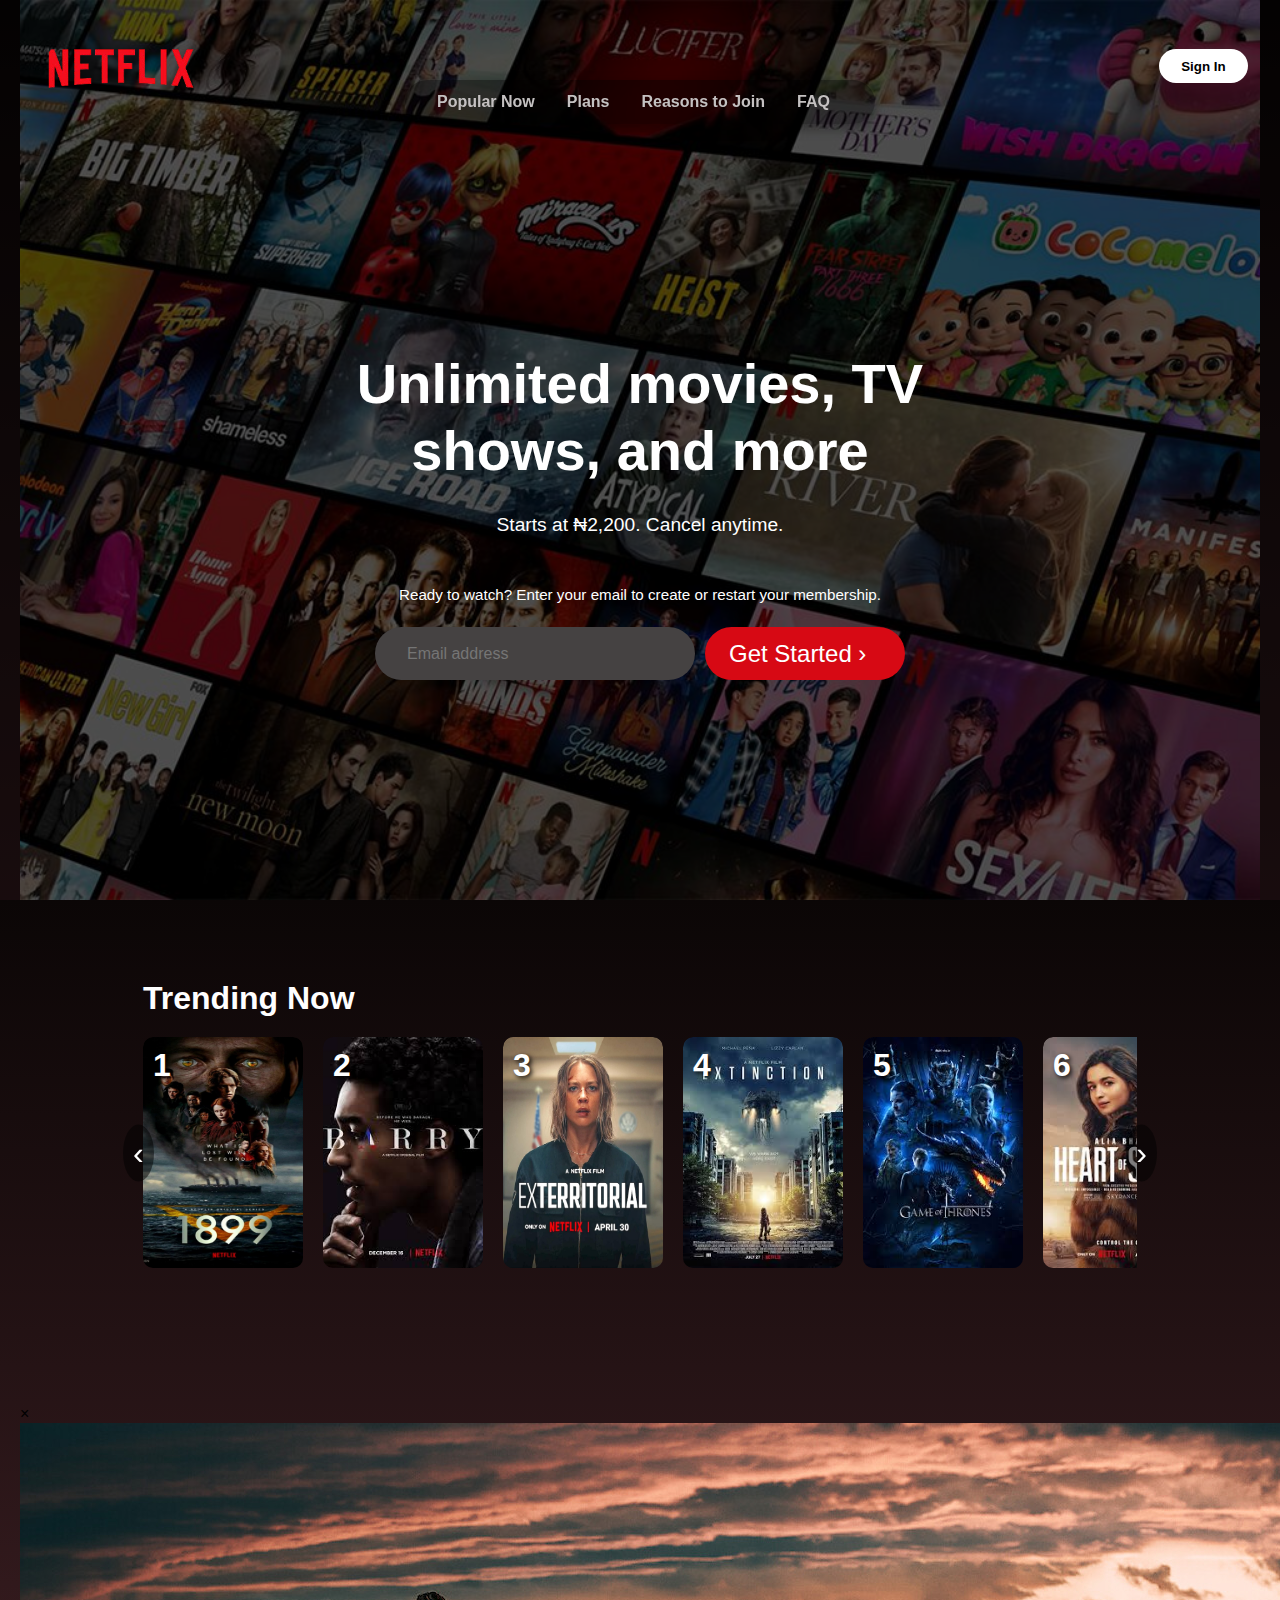
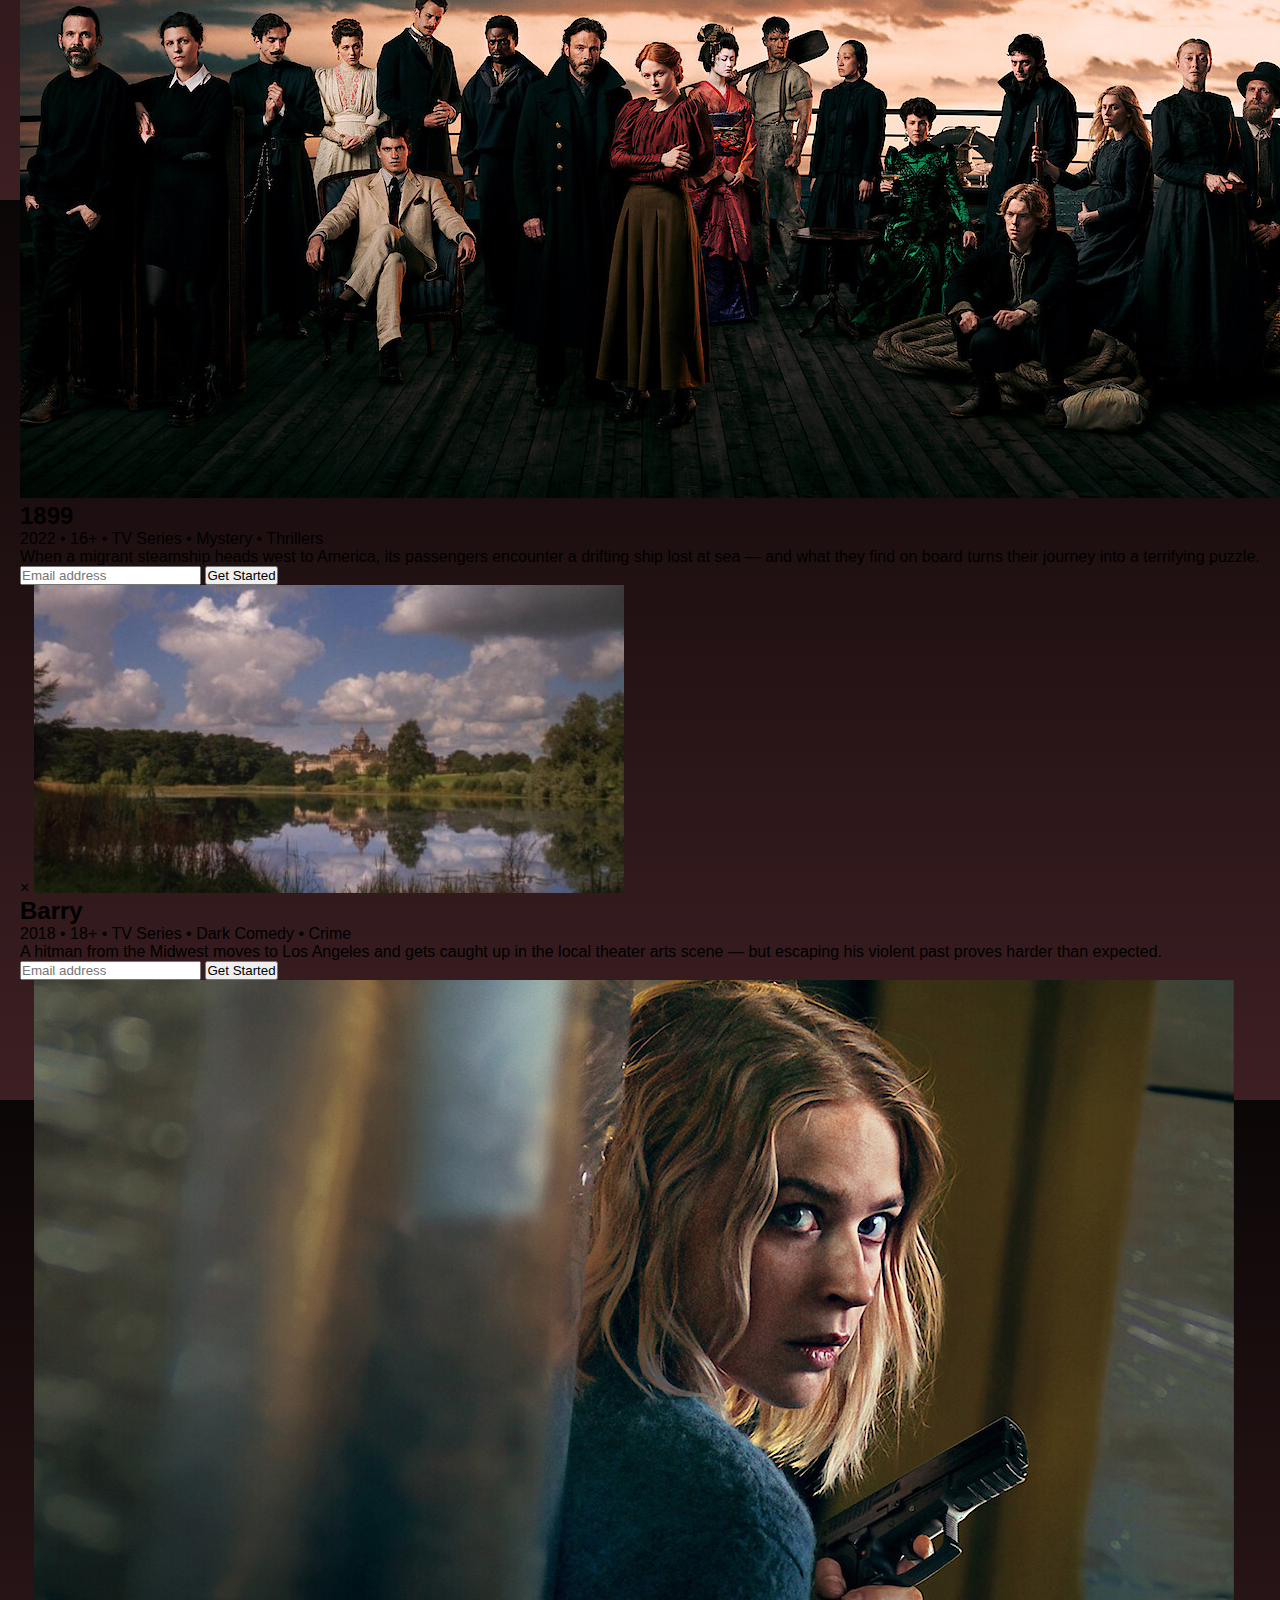
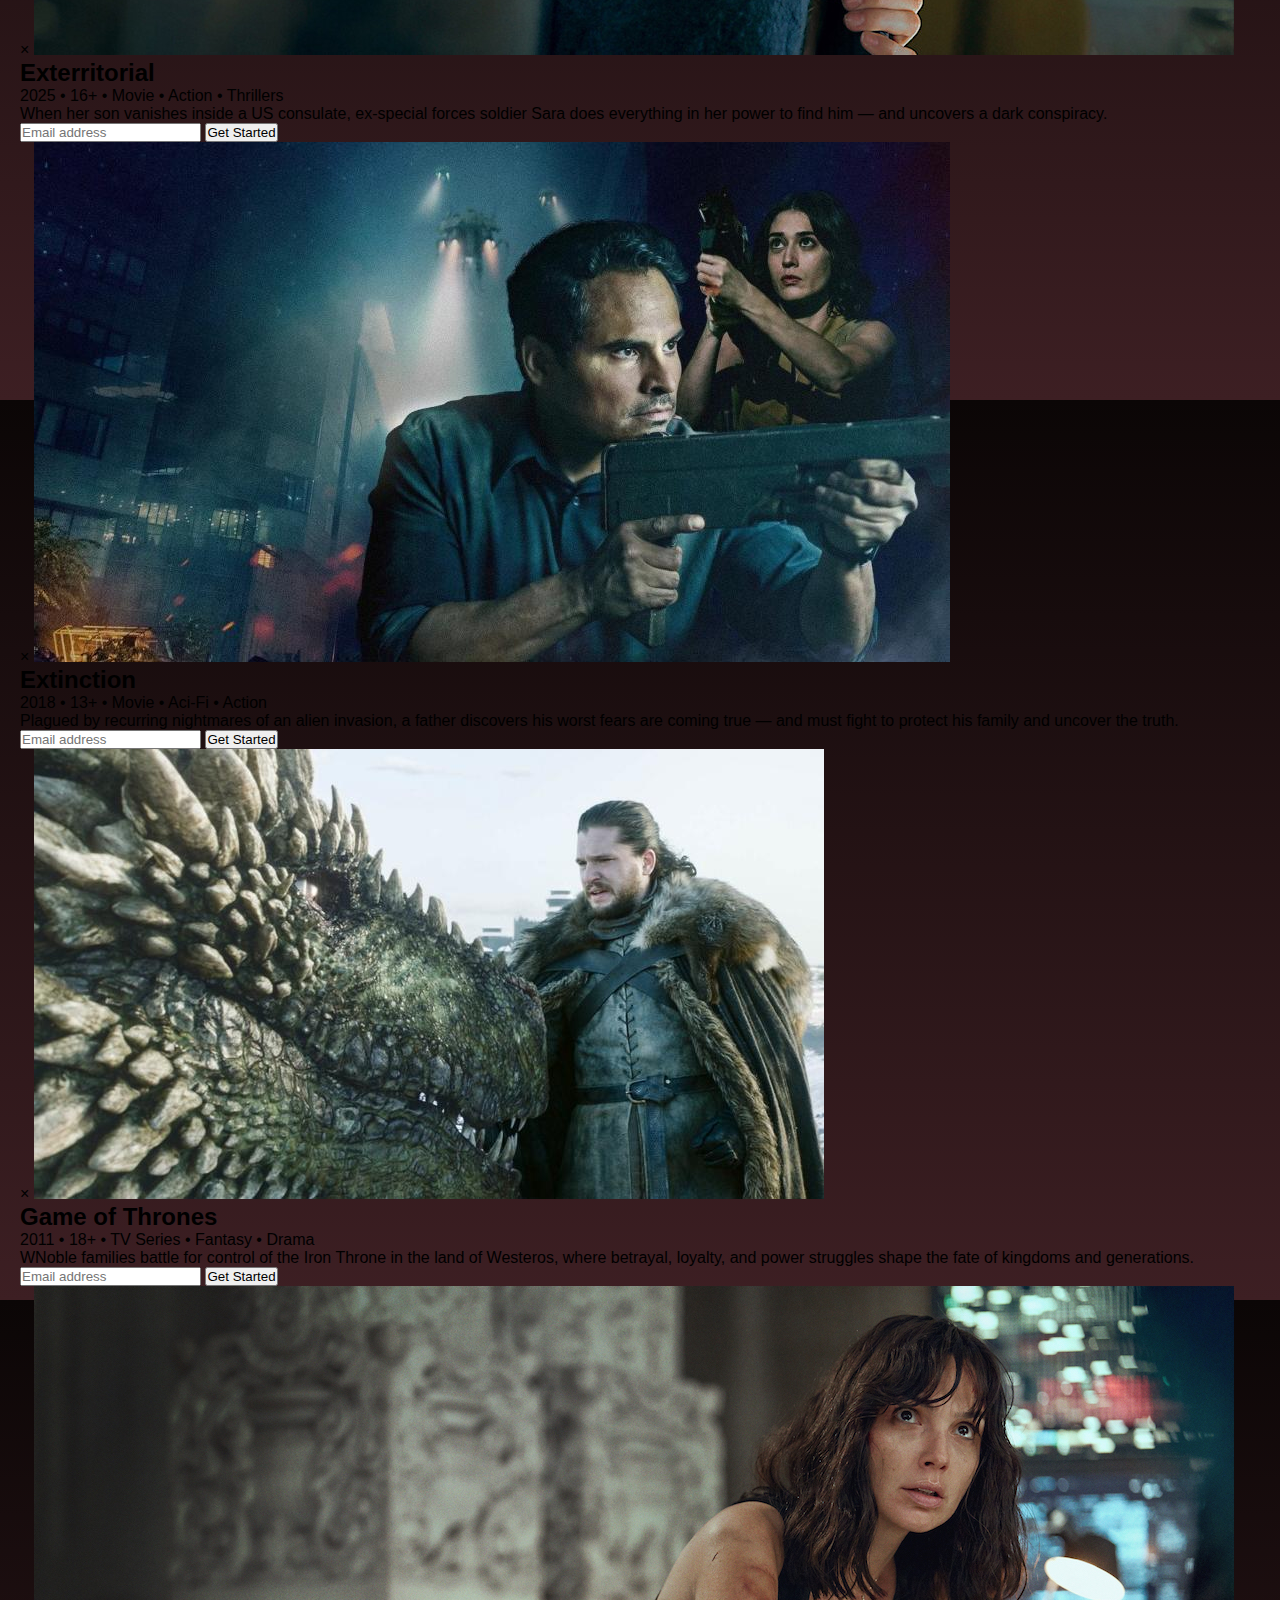
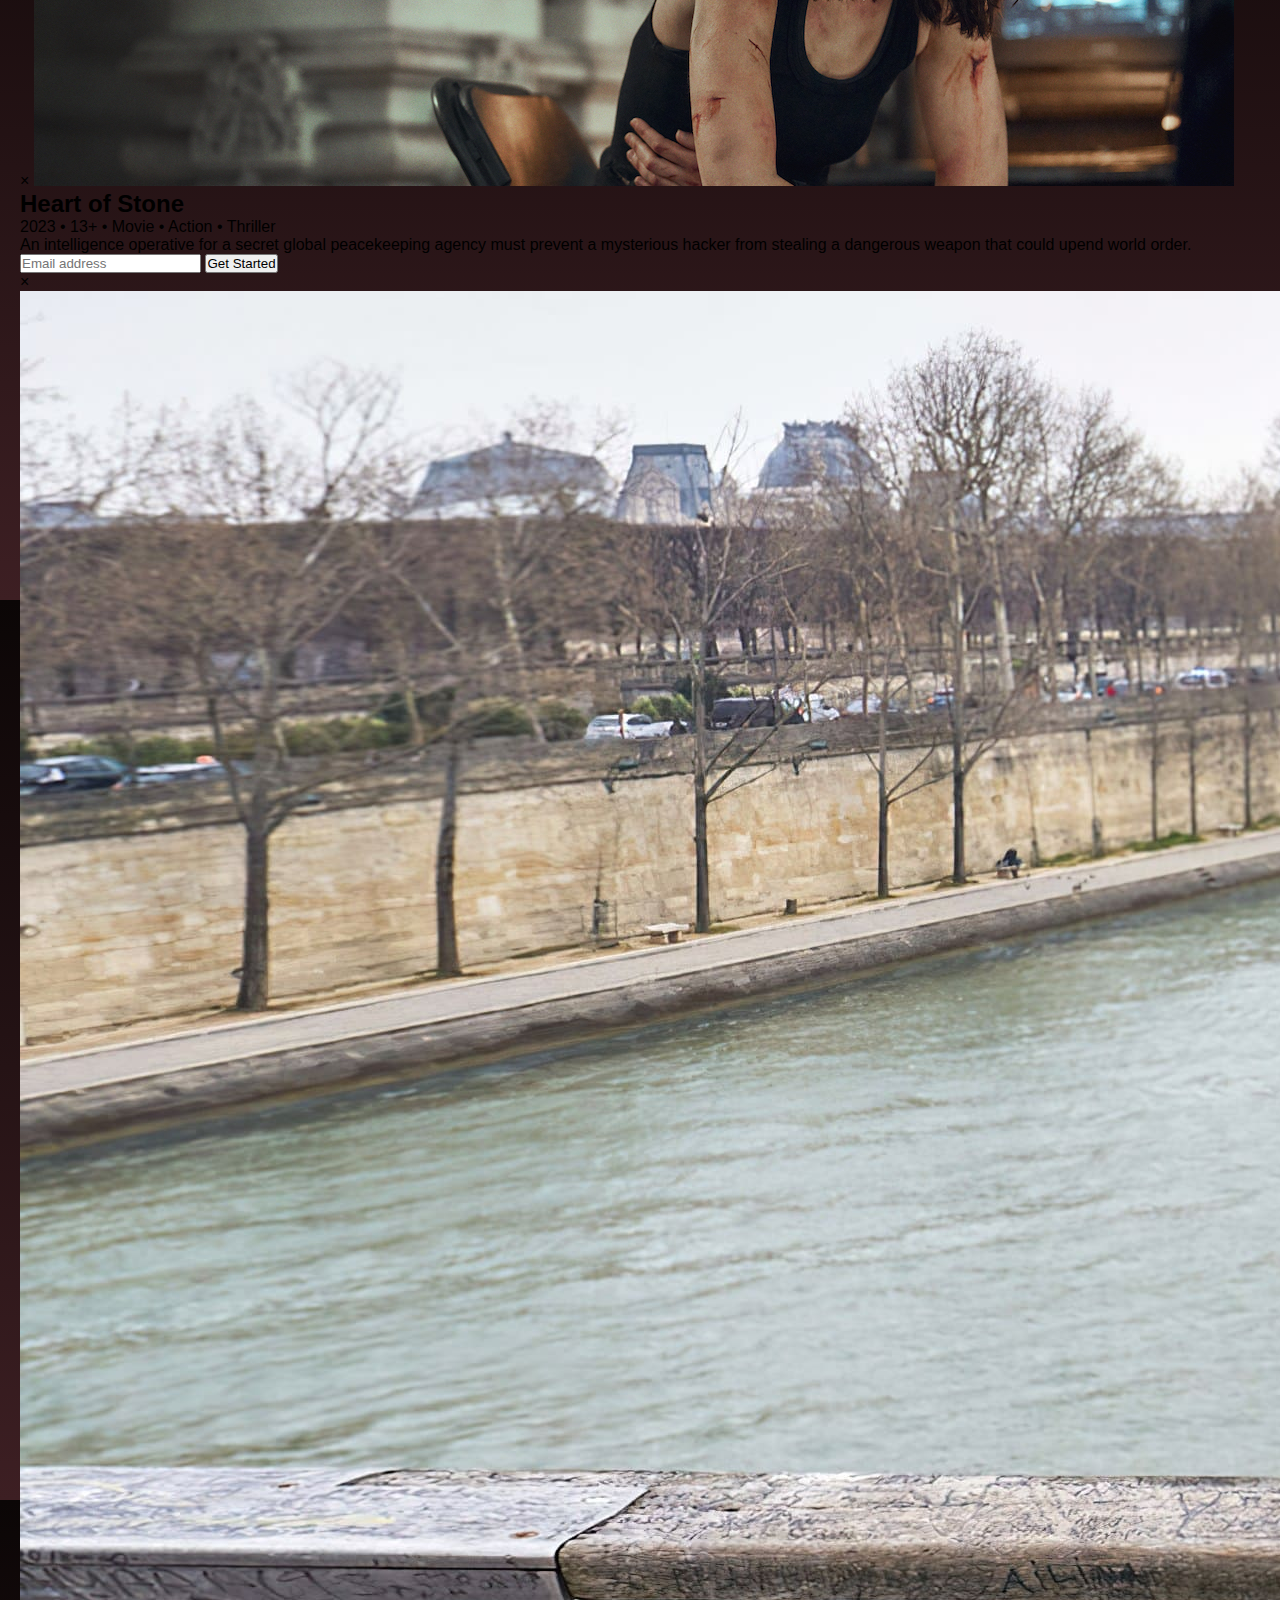
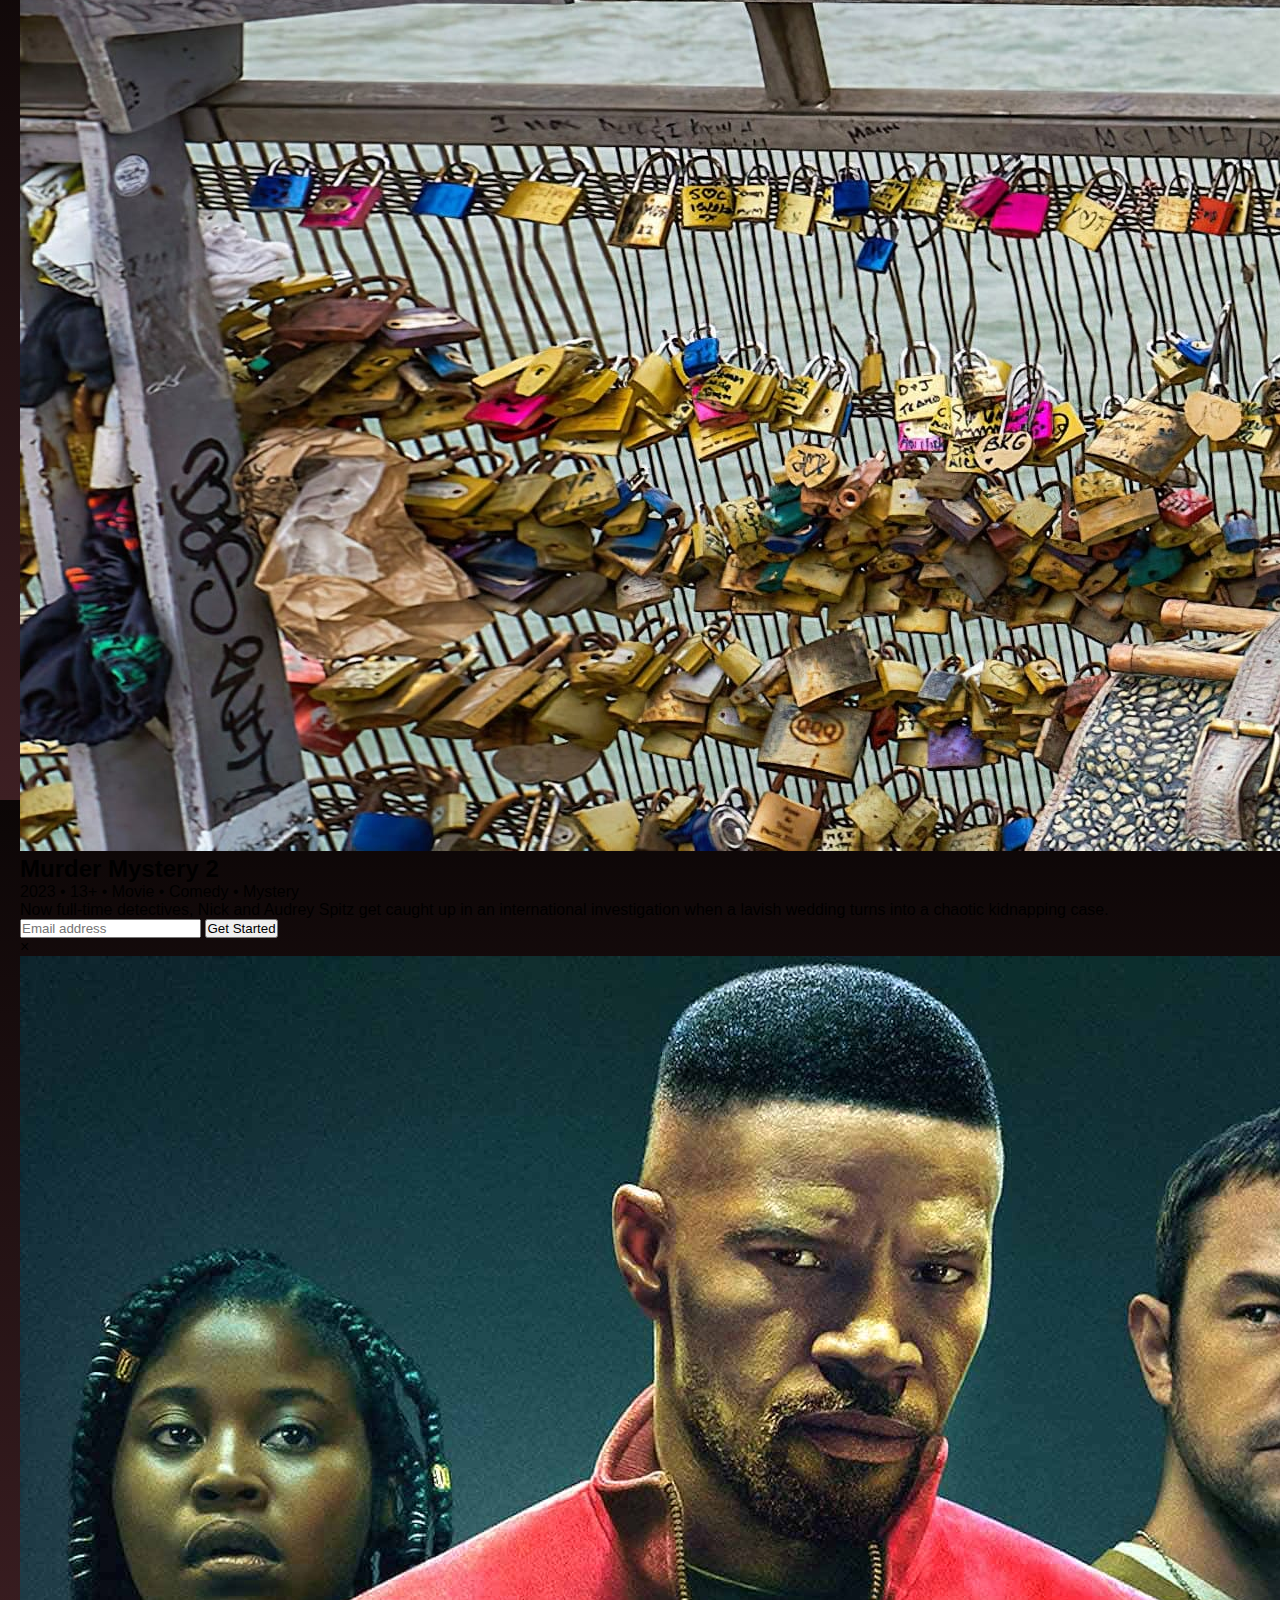
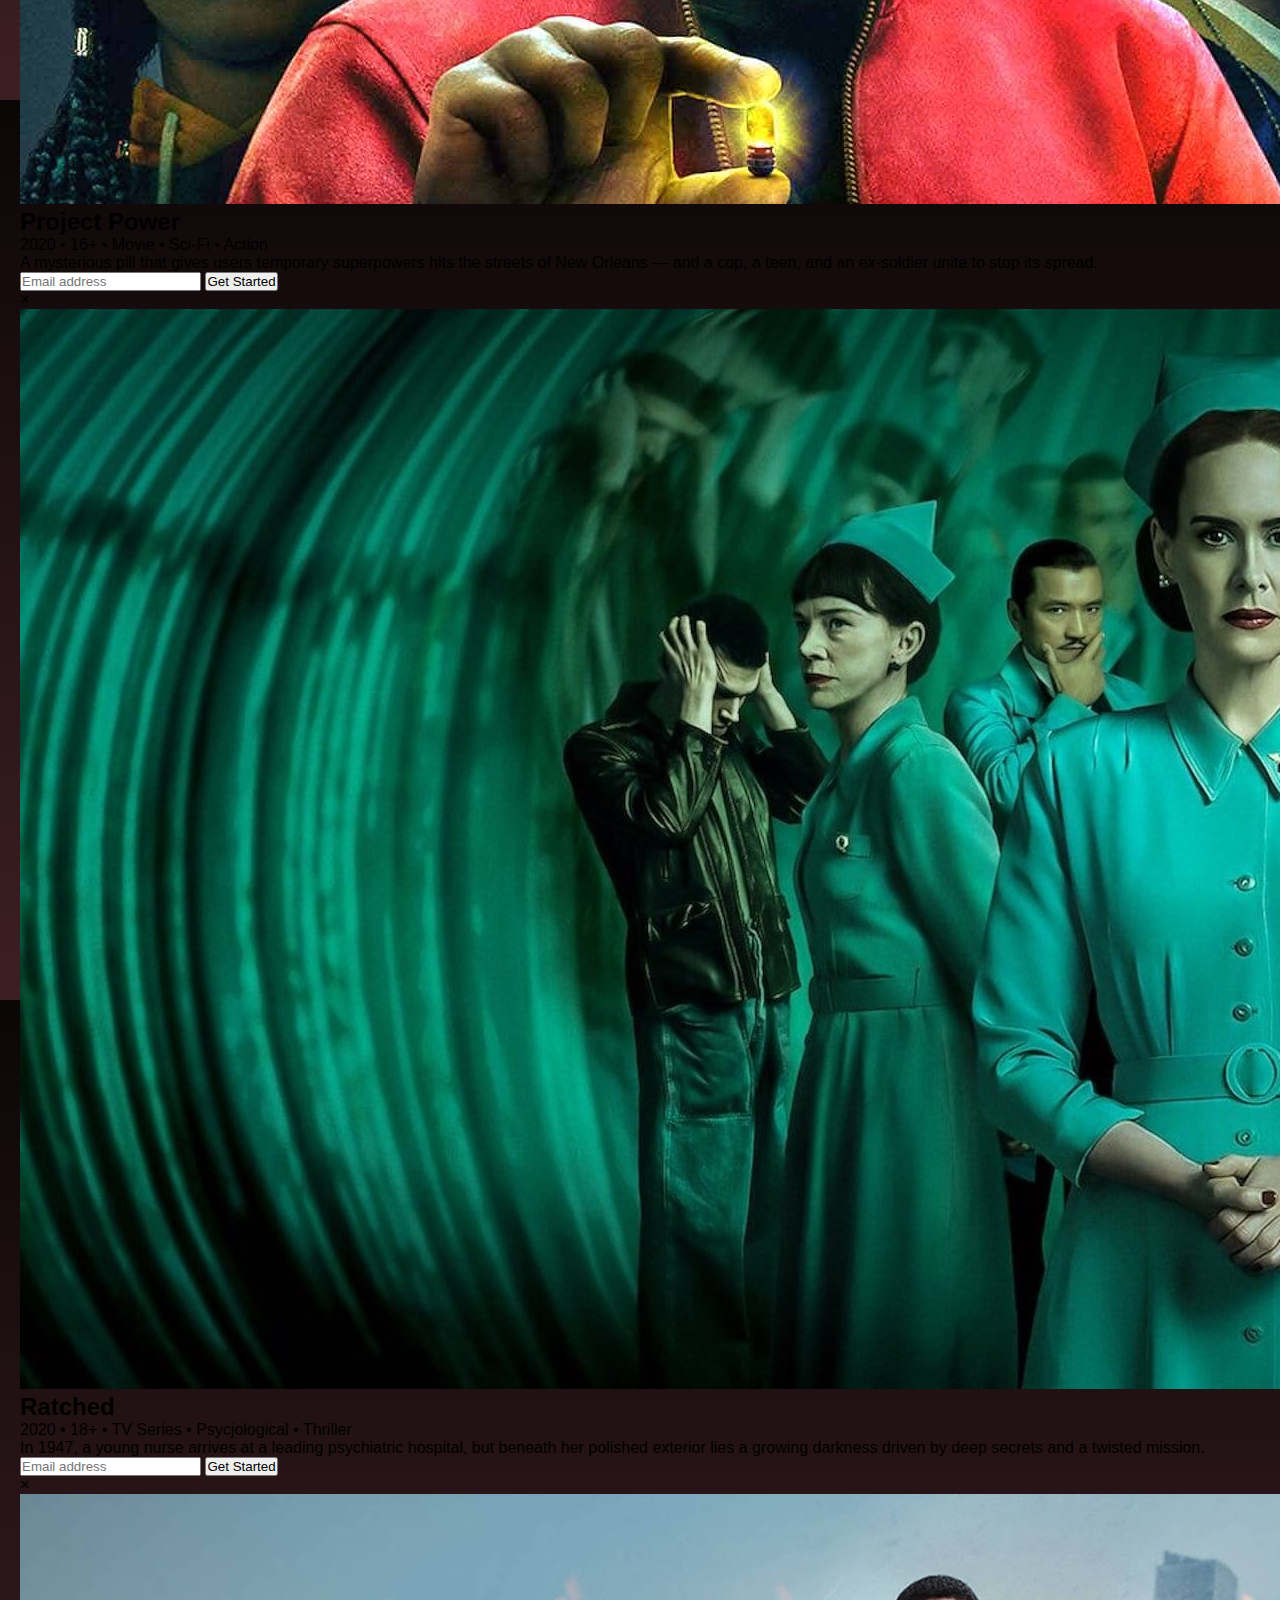
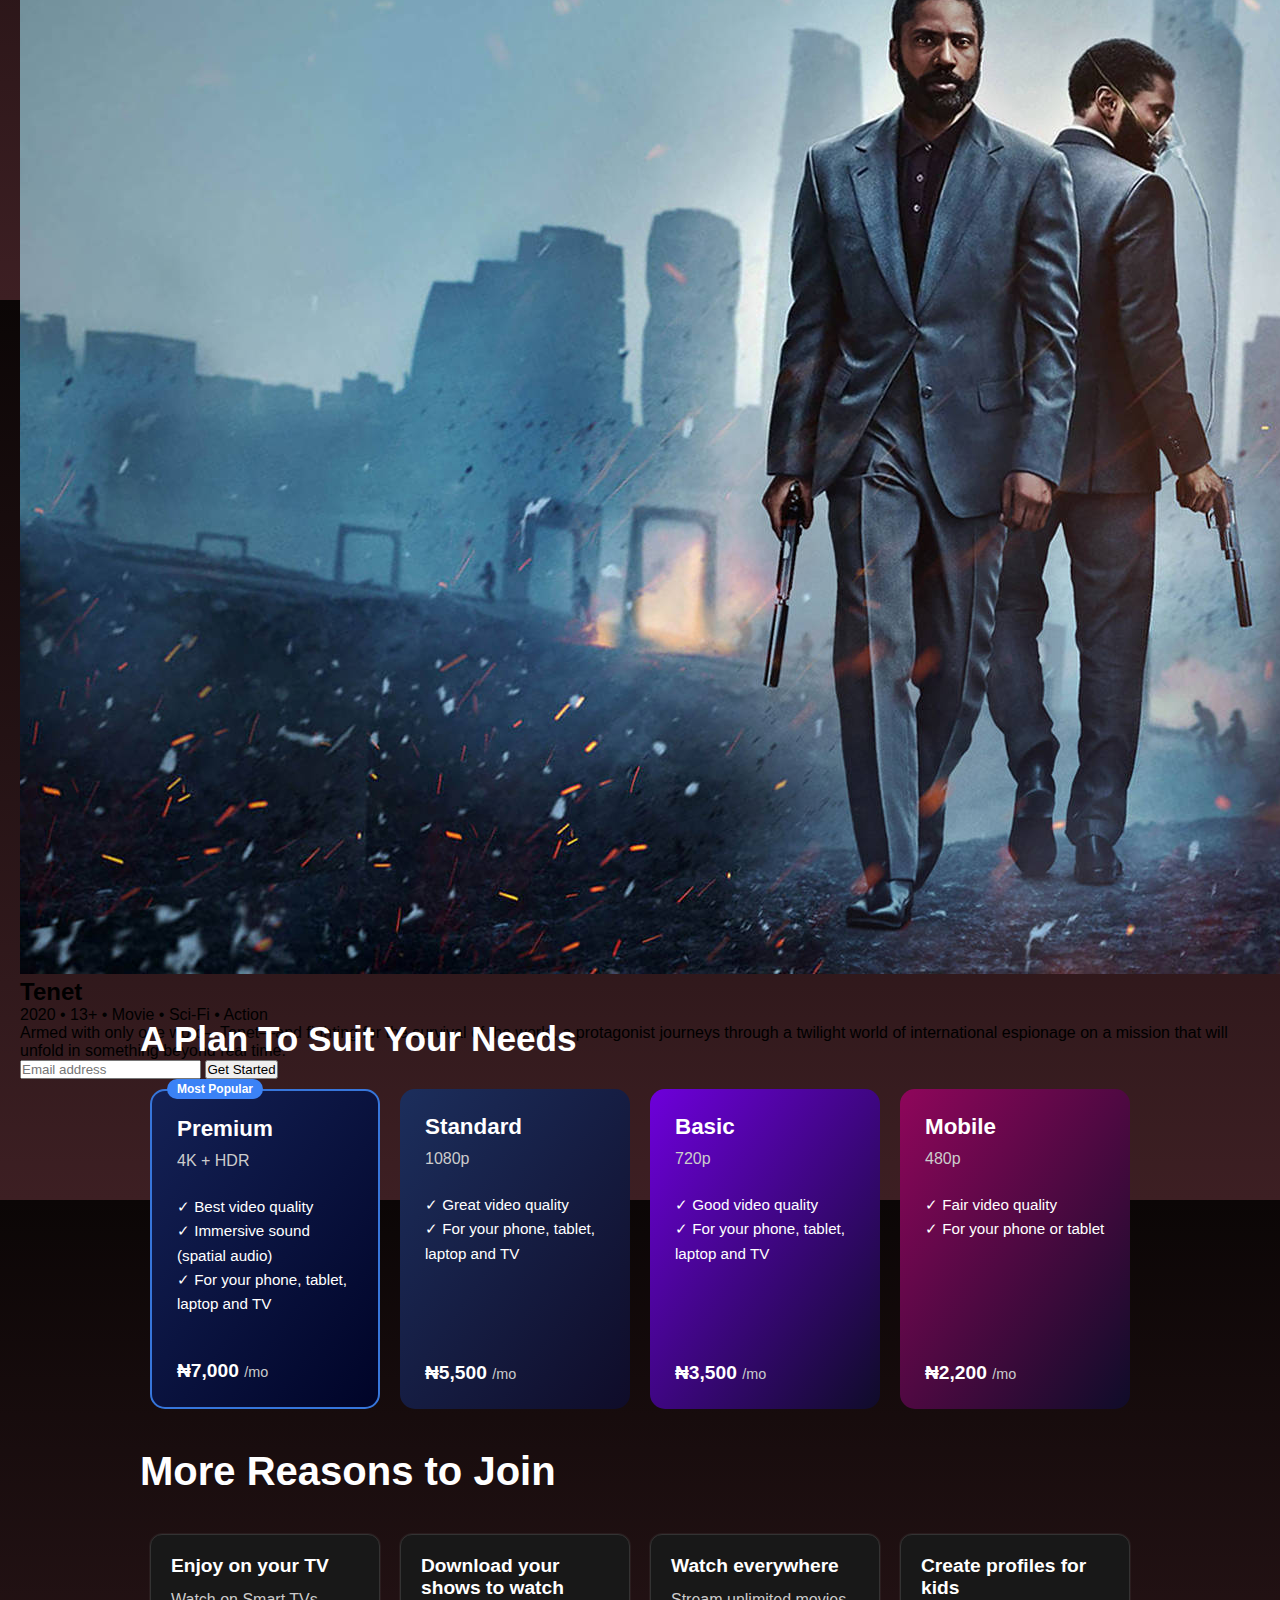
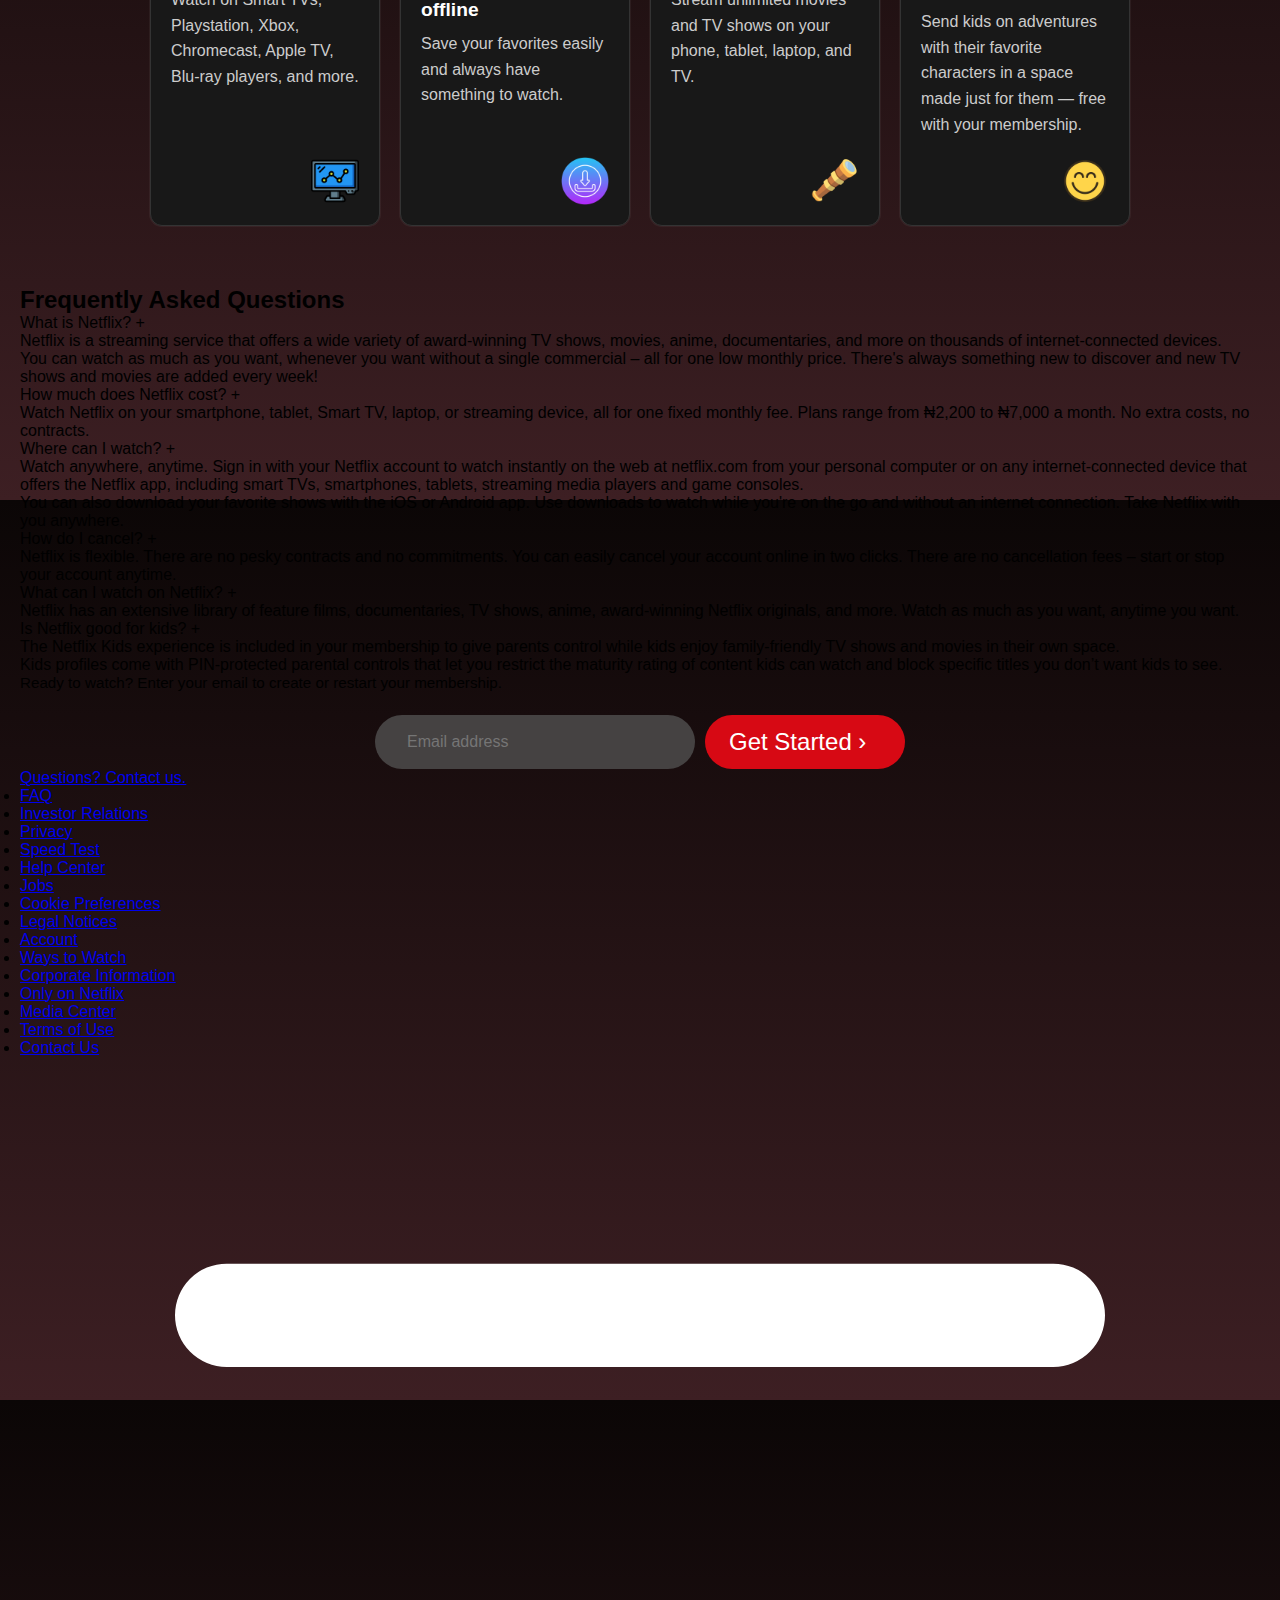
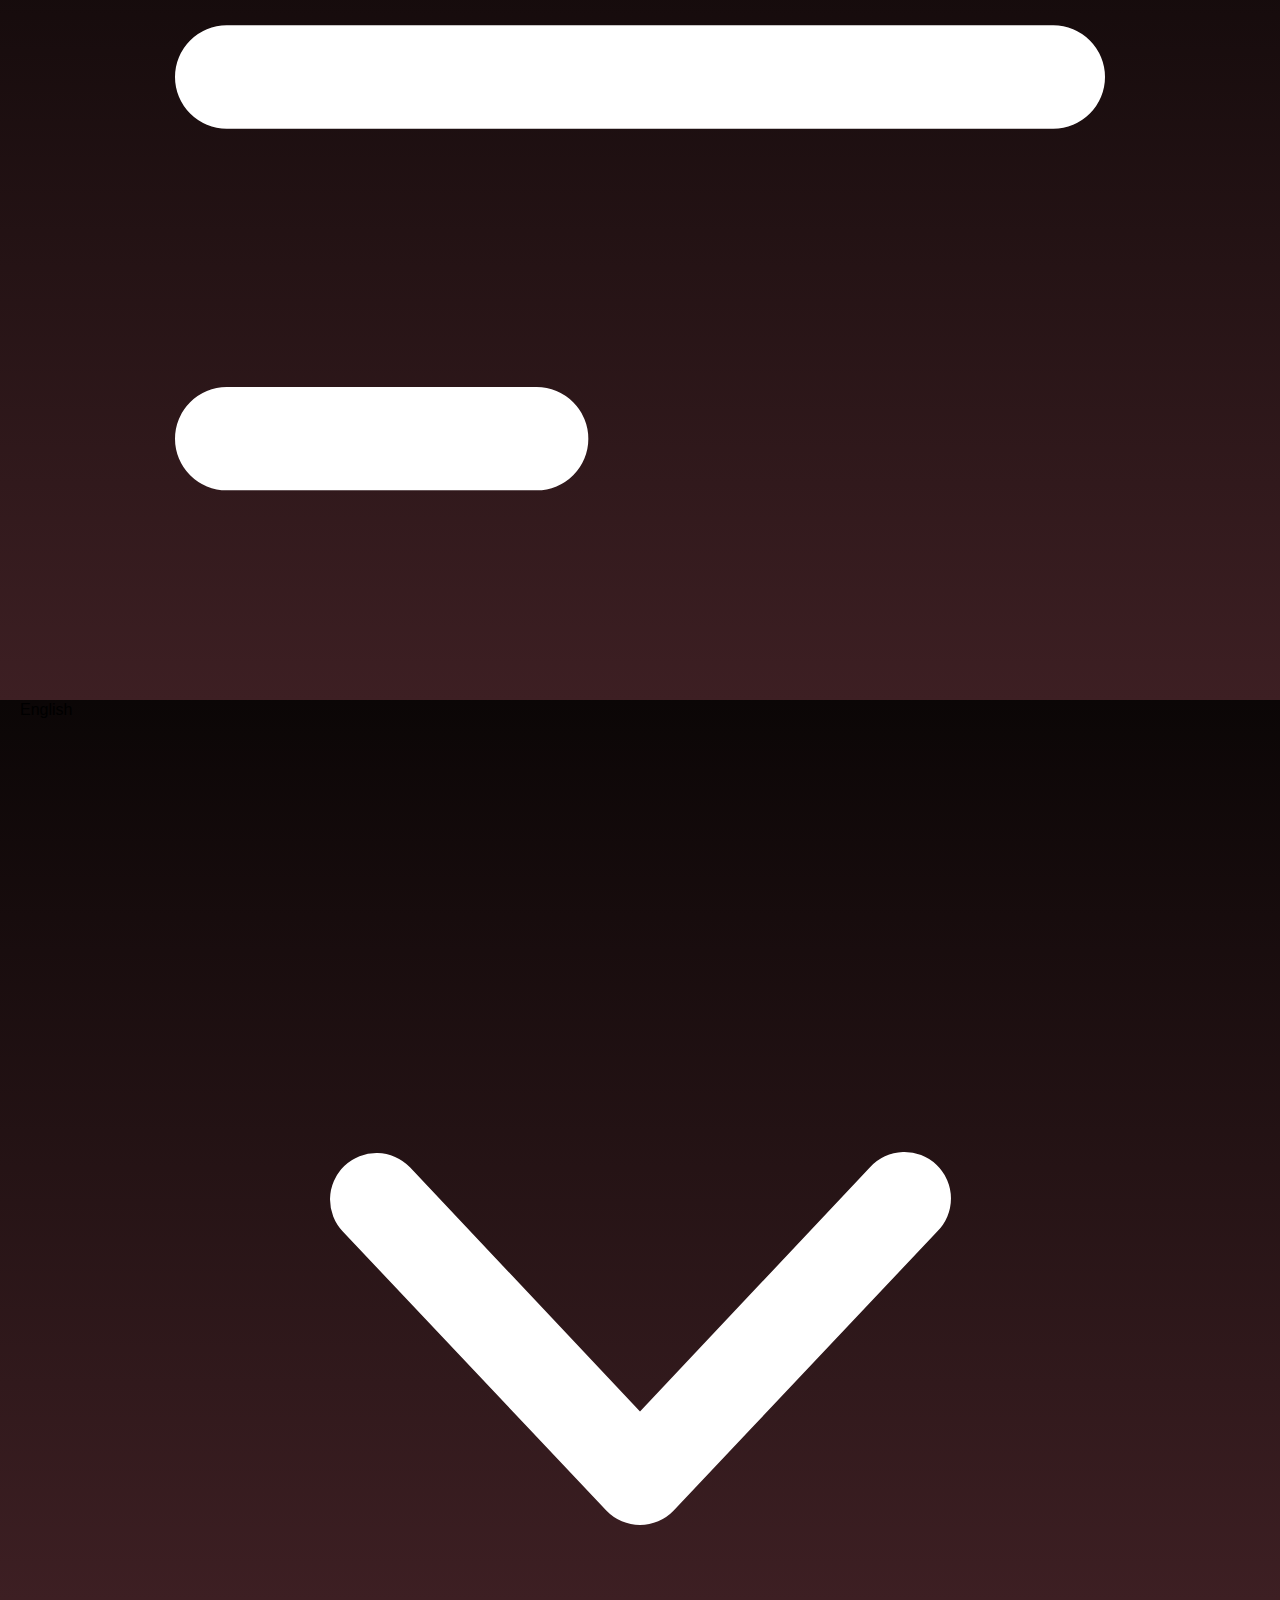
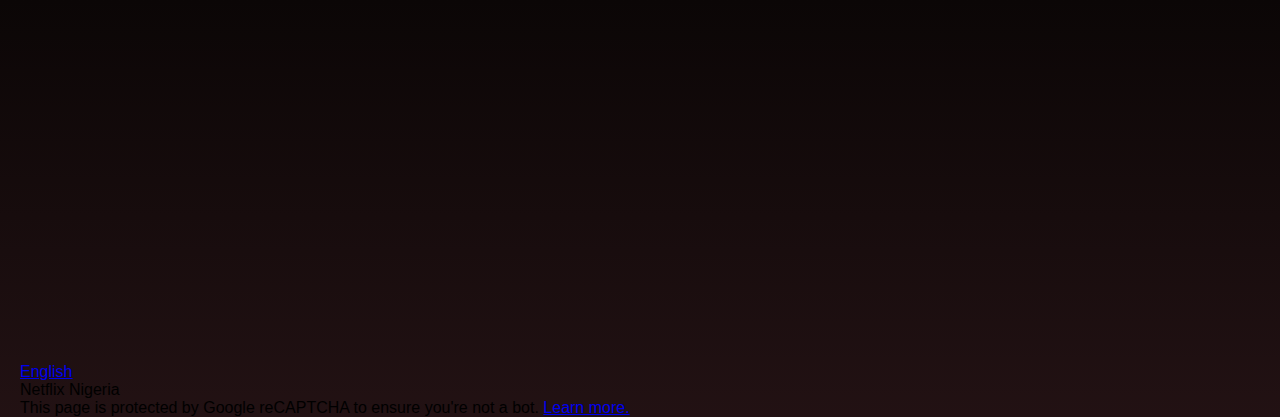
<file: index.html>
<!DOCTYPE html>
<html lang="en">
  <head>
    <meta charset="UTF-8" />
    <meta name="viewport" content="width=device-width, initial-scale=1.0" />
    <title>Netflix</title>

    <link rel="stylesheet" href="styles.css" />
  </head>
  <body>
    <div class="hero">
      <header class="header">
        <img
          class="logo"
          src="Image/Logo/netflix_logo.png"
          alt="Netflix Logo"
        />
        <button onclick="location.href='sign_in_page.html'" class="sign-in-btn">
          Sign In
        </button>
      </header>

      <nav class="nav-menu">
        <a href="#">Popular Now</a>
        <a href="#">Plans</a>
        <a href="#">Reasons to Join</a>
        <a href="#">FAQ</a>
      </nav>

      <div class="hero-content">
        <h1>Unlimited movies, TV <br />shows, and more</h1>
        <p class="subheading">Starts at ₦2,200. Cancel anytime.</p>
        <p class="subtext">
          Ready to watch? Enter your email to create or restart your membership.
        </p>

        <form class="email-form">
          <input type="email" placeholder="Email address" required />
          <button type="submit">Get Started <span>&#8250;</span></button>
        </form>
      </div>
    </div>

    <div class="slider-container">
      <div class="slider-title">Trending Now</div>
      <button class="arrow arrow-left">&#8249;</button>
      <div class="slider-wrapper">
        <div class="slider" id="slider">
          <div class="movie-card" data-movie="1899">
            <span class="movie-number">1</span
            ><img src="Image/Movies Flier/1899.jpg" alt="Movie 1" />
          </div>
          <div class="movie-card" data-movie="barry">
            <span class="movie-number">2</span
            ><img src="Image/Movies Flier/Barry.jpeg" alt="Movie 2" />
          </div>
          <div class="movie-card" data-movie="exterritorial">
            <span class="movie-number">3</span
            ><img src="Image/Movies Flier/Exterritorial.jpg" alt="Movie 3" />
          </div>
          <div class="movie-card" data-movie="extinction">
            <span class="movie-number">4</span
            ><img src="Image/Movies Flier/Extinction.jpeg" alt="Movie 4" />
          </div>
          <div class="movie-card" data-movie="game-of-thrones">
            <span class="movie-number">5</span
            ><img src="Image/Movies Flier/Game of thrones.jpeg" alt="Movie 5" />
          </div>
          <div class="movie-card" data-movie="heart-of-stone">
            <span class="movie-number">6</span
            ><img src="Image/Movies Flier/Heart of stone.jpeg" alt="Movie 6" />
          </div>
          <div class="movie-card" data-movie="murder-mystery-2">
            <span class="movie-number">7</span
            ><img src="Image/Movies Flier/murder mystery 2.jpg" alt="Movie 7" />
          </div>
          <div class="movie-card" data-movie="project-power">
            <span class="movie-number">8</span
            ><img src="Image/Movies Flier/power.jpeg" alt="Movie 8" />
          </div>
          <div class="movie-card" data-movie="ratched">
            <span class="movie-number">9</span
            ><img src="Image/Movies Flier/Ratched.jpeg" alt="Movie 9" />
          </div>
          <div class="movie-card" data-movie="tenet">
            <span class="movie-number">10</span
            ><img src="Image/Movies Flier/Tenet.jpg" alt="Movie 10" />
          </div>
        </div>
      </div>
      <button class="arrow arrow-right">&#8250;</button>
    </div>

    <!-- Modal Container Wrapper for Pop Up on clicking the movie card -->
    <div id="modals-container">
      <!-- 1899 Modal -->
      <div class="modal-overlay" id="1899-modal">
        <div class="modal-content">
          <span class="close-btn">&times;</span>
          <img src="Image/movies overlay/1899.1.jpg" alt="1899" />
          <div class="text-content">
            <h2>1899</h2>
            <p>2022 • 16+ • TV Series • Mystery • Thrillers</p>
            <p>
              When a migrant steamship heads west to America, its passengers
              encounter a drifting ship lost at sea — and what they find on
              board turns their journey into a terrifying puzzle.
            </p>
            <form>
              <input type="email" placeholder="Email address" required />
              <button type="submit">Get Started</button>
            </form>
          </div>
        </div>
      </div>

      <!-- Barry Modal -->
      <div class="modal-overlay" id="barry-modal">
        <div class="modal-content">
          <span class="close-btn">&times;</span>
          <img src="Image/movies overlay/barry.2.jpg" alt="Barry" />
          <div class="text-content">
            <h2>Barry</h2>
            <p>2018 • 18+ • TV Series • Dark Comedy • Crime</p>
            <p>
              A hitman from the Midwest moves to Los Angeles and gets caught up
              in the local theater arts scene — but escaping his violent past
              proves harder than expected.
            </p>
            <form>
              <input type="email" placeholder="Email address" required />
              <button type="submit">Get Started</button>
            </form>
          </div>
        </div>
      </div>

      <!-- Exterritorial Modal -->
      <div class="modal-overlay" id="exterritorial-modal">
        <div class="modal-content">
          <span class="close-btn">&times;</span>
          <img
            src="Image/movies overlay/exterritorial.3.jpg"
            alt="Exterritorial"
          />
          <div class="text-content">
            <h2>Exterritorial</h2>
            <p>2025 • 16+ • Movie • Action • Thrillers</p>
            <p>
              When her son vanishes inside a US consulate, ex-special forces
              soldier Sara does everything in her power to find him — and
              uncovers a dark conspiracy.
            </p>
            <form>
              <input type="email" placeholder="Email address" required />
              <button type="submit">Get Started</button>
            </form>
          </div>
        </div>
      </div>

      <!-- Extinction Modal -->
      <div class="modal-overlay" id="extinction-modal">
        <div class="modal-content">
          <span class="close-btn">&times;</span>
          <img src="Image/movies overlay/extinction.4.jpg" alt="Extinction" />
          <div class="text-content">
            <h2>Extinction</h2>
            <p>2018 • 13+ • Movie • Aci-Fi • Action</p>
            <p>
              Plagued by recurring nightmares of an alien invasion, a father
              discovers his worst fears are coming true — and must fight to
              protect his family and uncover the truth.
            </p>
            <form>
              <input type="email" placeholder="Email address" required />
              <button type="submit">Get Started</button>
            </form>
          </div>
        </div>
      </div>

      <!-- Game of thrones Modal -->
      <div class="modal-overlay" id="game-of-thrones-modal">
        <div class="modal-content">
          <span class="close-btn">&times;</span>
          <img
            src="Image/movies overlay/game of thrones.5.jpg"
            alt="Game of Thrones"
          />
          <div class="text-content">
            <h2>Game of Thrones</h2>
            <p>2011 • 18+ • TV Series • Fantasy • Drama</p>
            <p>
              WNoble families battle for control of the Iron Throne in the land
              of Westeros, where betrayal, loyalty, and power struggles shape
              the fate of kingdoms and generations.
            </p>
            <form>
              <input type="email" placeholder="Email address" required />
              <button type="submit">Get Started</button>
            </form>
          </div>
        </div>
      </div>

      <!-- Heart of Stone Modal -->
      <div class="modal-overlay" id="heart-of-stone-modal">
        <div class="modal-content">
          <span class="close-btn">&times;</span>
          <img
            src="Image/movies overlay/heart os stone.6.jpg"
            alt="Heart of Stone"
          />
          <div class="text-content">
            <h2>Heart of Stone</h2>
            <p>2023 • 13+ • Movie • Action • Thriller</p>
            <p>
              An intelligence operative for a secret global peacekeeping agency
              must prevent a mysterious hacker from stealing a dangerous weapon
              that could upend world order.
            </p>
            <form>
              <input type="email" placeholder="Email address" required />
              <button type="submit">Get Started</button>
            </form>
          </div>
        </div>
      </div>

      <!-- Murder Mystery 2 Modal -->
      <div class="modal-overlay" id="murder-mystery-2-modal">
        <div class="modal-content">
          <span class="close-btn">&times;</span>
          <img
            src="Image/movies overlay/murder-mystery.7.jpg"
            alt="Murder Mystery 2"
          />
          <div class="text-content">
            <h2>Murder Mystery 2</h2>
            <p>2023 • 13+ • Movie • Comedy • Mystery</p>
            <p>
              Now full-time detectives, Nick and Audrey Spitz get caught up in
              an international investigation when a lavish wedding turns into a
              chaotic kidnapping case.
            </p>
            <form>
              <input type="email" placeholder="Email address" required />
              <button type="submit">Get Started</button>
            </form>
          </div>
        </div>
      </div>

      <!-- Project Power Modal -->
      <div class="modal-overlay" id="project-power-modal">
        <div class="modal-content">
          <span class="close-btn">&times;</span>
          <img
            src="Image/movies overlay/project power 8.jpg"
            alt="Project Power"
          />
          <div class="text-content">
            <h2>Project Power</h2>
            <p>2020 • 16+ • Movie • Sci-Fi • Action</p>
            <p>
              A mysterious pill that gives users temporary superpowers hits the
              streets of New Orleans — and a cop, a teen, and an ex-soldier
              unite to stop its spread.
            </p>
            <form>
              <input type="email" placeholder="Email address" required />
              <button type="submit">Get Started</button>
            </form>
          </div>
        </div>
      </div>

      <!-- Ratched Modal -->
      <div class="modal-overlay" id="ratched-modal">
        <div class="modal-content">
          <span class="close-btn">&times;</span>
          <img src="Image/movies overlay/ratched.9.jpg" alt="Ratched" />
          <div class="text-content">
            <h2>Ratched</h2>
            <p>2020 • 18+ • TV Series • Psycjological • Thriller</p>
            <p>
              In 1947, a young nurse arrives at a leading psychiatric hospital,
              but beneath her polished exterior lies a growing darkness driven
              by deep secrets and a twisted mission.
            </p>
            <form>
              <input type="email" placeholder="Email address" required />
              <button type="submit">Get Started</button>
            </form>
          </div>
        </div>
      </div>

      <!-- Tenet Modal -->
      <div class="modal-overlay" id="tenet-modal">
        <div class="modal-content">
          <span class="close-btn">&times;</span>
          <img src="Image/movies overlay/tenet.10.jpg" alt="Tenet" />
          <div class="text-content">
            <h2>Tenet</h2>
            <p>2020 • 13+ • Movie • Sci-Fi • Action</p>
            <p>
              Armed with only one word—Tenet—and fighting for the survival of
              the world, a protagonist journeys through a twilight world of
              international espionage on a mission that will unfold in something
              beyond real time.
            </p>
            <form>
              <input type="email" placeholder="Email address" required />
              <button type="submit">Get Started</button>
            </form>
          </div>
        </div>
      </div>
    </div>

    <div class="plan-section">
      <h2 class="plan-heading">A Plan To Suit Your Needs</h2>
      <div class="plan-cards-container">
        <div class="plan-card premium-card">
          <div class="badge">Most Popular</div>
          <h3 class="plan-title">Premium</h3>
          <p class="plan-quality">4K + HDR</p>
          <ul class="plan-features">
            <li>✓ Best video quality</li>
            <li>✓ Immersive sound (spatial audio)</li>
            <li>✓ For your phone, tablet, laptop and TV</li>
          </ul>
          <p class="plan-price">₦7,000 <span>/mo</span></p>
        </div>

        <div class="plan-card card-1">
          <h3 class="plan-title">Standard</h3>
          <p class="plan-quality">1080p</p>
          <ul class="plan-features">
            <li>✓ Great video quality</li>
            <li>✓ For your phone, tablet, laptop and TV</li>
          </ul>
          <p class="plan-price">₦5,500 <span>/mo</span></p>
        </div>

        <div class="plan-card card-2">
          <h3 class="plan-title">Basic</h3>
          <p class="plan-quality">720p</p>
          <ul class="plan-features">
            <li>✓ Good video quality</li>
            <li>✓ For your phone, tablet, laptop and TV</li>
          </ul>
          <p class="plan-price">₦3,500 <span>/mo</span></p>
        </div>

        <div class="plan-card card-3">
          <h3 class="plan-title">Mobile</h3>
          <p class="plan-quality">480p</p>
          <ul class="plan-features">
            <li>✓ Fair video quality</li>
            <li>✓ For your phone or tablet</li>
          </ul>
          <p class="plan-price">₦2,200 <span>/mo</span></p>
        </div>
      </div>
    </div>

    <div class="reasons-section">
      <h2 class="reasons-heading">More Reasons to Join</h2>
      <div class="reasons-cards-container">
        <div class="reason-card">
          <h3>Enjoy on your TV</h3>
          <p>
            Watch on Smart TVs, Playstation, Xbox, Chromecast, Apple TV, Blu-ray
            players, and more.
          </p>
          <img src="Image/icons/monitor.png" alt="TV Icon" />
        </div>
        <div class="reason-card">
          <h3>Download your shows to watch offline</h3>
          <p>Save your favorites easily and always have something to watch.</p>
          <img src="Image/icons/downlaod.png" alt="Download Icon" />
        </div>
        <div class="reason-card">
          <h3>Watch everywhere</h3>
          <p>
            Stream unlimited movies and TV shows on your phone, tablet, laptop,
            and TV.
          </p>
          <img src="Image/icons/telescope.png" alt="Watch Everywhere Icon" />
        </div>
        <div class="reason-card">
          <h3>Create profiles for kids</h3>
          <p>
            Send kids on adventures with their favorite characters in a space
            made just for them — free with your membership.
          </p>
          <img src="Image/icons/smile-emoticon.png" alt="Kids Profile Icon" />
        </div>
      </div>
    </div>

    <div class="faq-section">
      <h2 class="faq-heading">Frequently Asked Questions</h2>

      <div class="faq-item">
        <div class="faq-question" onclick="toggleFAQ(this)">
          <span>What is Netflix?</span>
          <span class="icon">+</span>
        </div>
        <div class="faq-answer">
          <p>
            Netflix is a streaming service that offers a wide variety of
            award-winning TV shows, movies, anime, documentaries, and more on
            thousands of internet-connected devices.
          </p>
          <p>
            You can watch as much as you want, whenever you want without a
            single commercial – all for one low monthly price. There's always
            something new to discover and new TV shows and movies are added
            every week!
          </p>
        </div>
      </div>

      <div class="faq-item">
        <div class="faq-question" onclick="toggleFAQ(this)">
          <span>How much does Netflix cost?</span>
          <span class="icon">+</span>
        </div>
        <div class="faq-answer">
          <p>
            Watch Netflix on your smartphone, tablet, Smart TV, laptop, or
            streaming device, all for one fixed monthly fee. Plans range from
            ₦2,200 to ₦7,000 a month. No extra costs, no contracts.
          </p>
        </div>
      </div>

      <div class="faq-item">
        <div class="faq-question" onclick="toggleFAQ(this)">
          <span>Where can I watch?</span>
          <span class="icon">+</span>
        </div>
        <div class="faq-answer">
          <p>
            Watch anywhere, anytime. Sign in with your Netflix account to watch
            instantly on the web at netflix.com from your personal computer or
            on any internet-connected device that offers the Netflix app,
            including smart TVs, smartphones, tablets, streaming media players
            and game consoles.
          </p>
          <p>
            You can also download your favorite shows with the iOS or Android
            app. Use downloads to watch while you're on the go and without an
            internet connection. Take Netflix with you anywhere.
          </p>
        </div>
      </div>

      <div class="faq-item">
        <div class="faq-question" onclick="toggleFAQ(this)">
          <span>How do I cancel?</span>
          <span class="icon">+</span>
        </div>
        <div class="faq-answer">
          <p>
            Netflix is flexible. There are no pesky contracts and no
            commitments. You can easily cancel your account online in two
            clicks. There are no cancellation fees – start or stop your account
            anytime.
          </p>
        </div>
      </div>

      <div class="faq-item">
        <div class="faq-question" onclick="toggleFAQ(this)">
          <span>What can I watch on Netflix?</span>
          <span class="icon">+</span>
        </div>
        <div class="faq-answer">
          <p>
            Netflix has an extensive library of feature films, documentaries, TV
            shows, anime, award-winning Netflix originals, and more. Watch as
            much as you want, anytime you want.
          </p>
        </div>
      </div>

      <div class="faq-item">
        <div class="faq-question" onclick="toggleFAQ(this)">
          <span>Is Netflix good for kids?</span>
          <span class="icon">+</span>
        </div>
        <div class="faq-answer">
          <p>
            The Netflix Kids experience is included in your membership to give
            parents control while kids enjoy family-friendly TV shows and movies
            in their own space.
          </p>
          <p>
            Kids profiles come with PIN-protected parental controls that let you
            restrict the maturity rating of content kids can watch and block
            specific titles you don’t want kids to see.
          </p>
        </div>
      </div>
    </div>

    <div class="email-section">
      <p class="subtext">
        Ready to watch? Enter your email to create or restart your membership.
      </p>
      <form class="email-form">
        <input type="email" placeholder="Email address" required />
        <button type="submit">Get Started <span>&#8250;</span></button>
      </form>
    </div>

    <footer class="footer">
      <p class="footer-contact"><a href="#">Questions? Contact us.</a></p>

      <div class="footer-links">
        <ul>
          <li><a href="#">FAQ</a></li>
          <li><a href="#">Investor Relations</a></li>
          <li><a href="#">Privacy</a></li>
          <li><a href="#">Speed Test</a></li>
        </ul>
        <ul>
          <li><a href="#">Help Center</a></li>
          <li><a href="#">Jobs</a></li>
          <li><a href="#">Cookie Preferences</a></li>
          <li><a href="#">Legal Notices</a></li>
        </ul>
        <ul>
          <li><a href="#">Account</a></li>
          <li><a href="#">Ways to Watch</a></li>
          <li><a href="#">Corporate Information</a></li>
          <li><a href="#">Only on Netflix</a></li>
        </ul>
        <ul>
          <li><a href="#">Media Center</a></li>
          <li><a href="#">Terms of Use</a></li>
          <li><a href="#">Contact Us</a></li>
        </ul>
      </div>

      <div class="language-selector" onclick="toggleDropdown()">
        <svg viewBox="0 0 24 24" fill="none" xmlns="http://www.w3.org/2000/svg">
          <path
            d="M4 5h16M4 19h6m-6-7h16"
            stroke="white"
            stroke-width="2"
            stroke-linecap="round"
          />
        </svg>
        English
        <svg
          viewBox="0 0 20 20"
          fill="white"
          xmlns="http://www.w3.org/2000/svg"
        >
          <path
            fill-rule="evenodd"
            d="M5.23 7.21a.75.75 0 011.06.02L10 11.17l3.71-3.94a.75.75 0 111.08 1.04l-4.25 4.5a.75.75 0 01-1.08 0l-4.25-4.5a.75.75 0 01.02-1.06z"
            clip-rule="evenodd"
          />
        </svg>
        <div class="dropdown" id="dropdown">
          <a href="#">English</a>
        </div>
      </div>

      <p class="footer-location">Netflix Nigeria</p>
      <p class="footer-note">
        This page is protected by Google reCAPTCHA to ensure you're not a bot.
        <a href="#">Learn more.</a>
      </p>
    </footer>

    <script src="script.js"></script>
  </body>
</html>
</file>
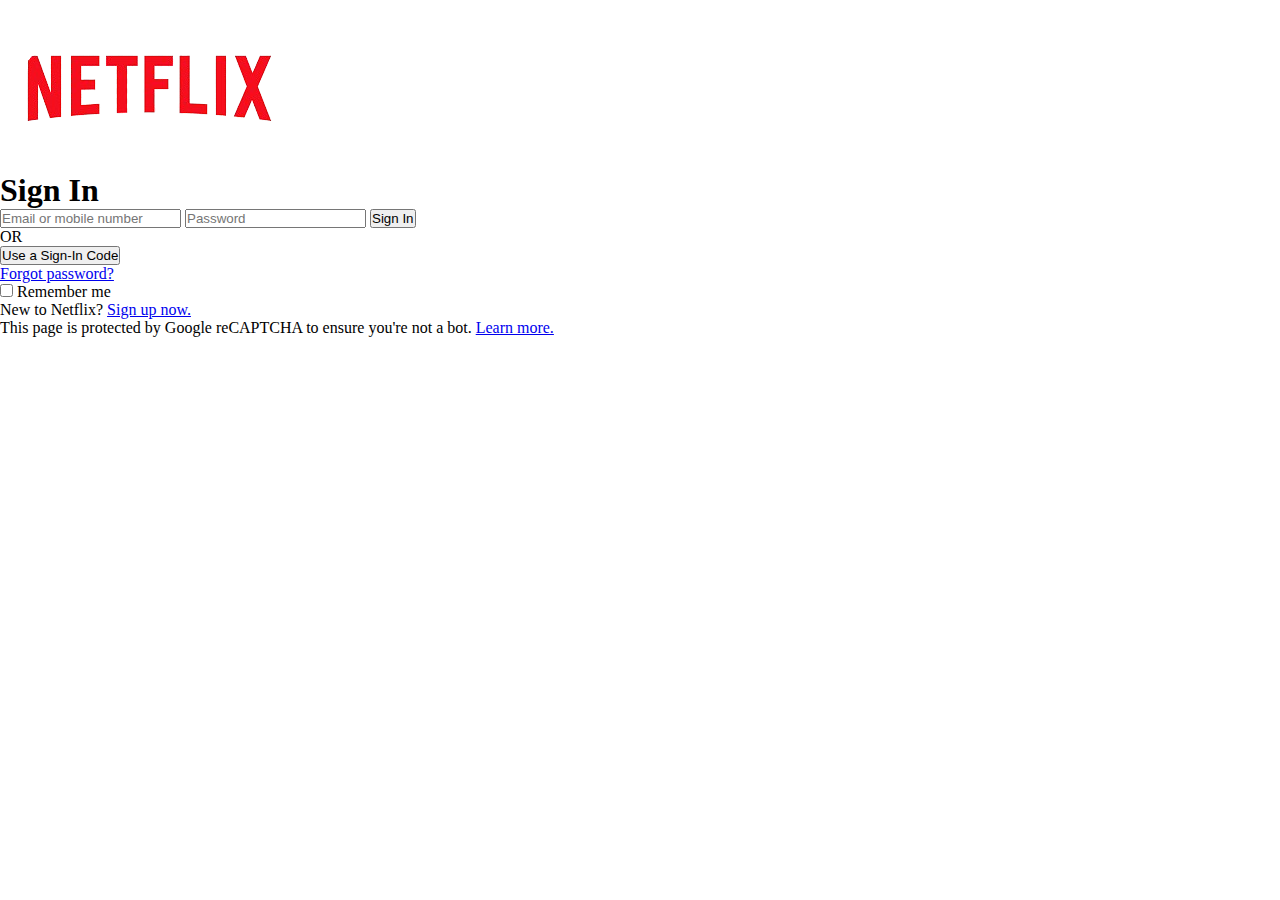
<file: sign_in_page.html>
<!DOCTYPE html>
<html lang="en">
  <head>
    <meta charset="UTF-8" />
    <meta name="viewport" content="width=device-width, initial-scale=1.0" />
    <title>Netflix Login</title>
    <link rel="stylesheet" href="sign_in_page.css" />
  </head>
  <body>
    <div class="background">
      <div class="overlay"></div>
      <header class="header">
        <img
          src="Image/Logo/netflix_logo.png"
          alt="Netflix Logo"
          class="logo"
        />
      </header>

      <main class="sign-in-container">
        <form class="sign-in-form">
          <h1>Sign In</h1>
          <input type="text" placeholder="Email or mobile number" required />
          <input type="password" placeholder="Password" required />
          <button type="submit">Sign In</button>

          <div class="divider">OR</div>

          <button class="code-btn" type="button">Use a Sign-In Code</button>

          <div class="form-links">
            <a href="#">Forgot password?</a>
          </div>

          <div class="remember">
            <input type="checkbox" id="remember" />
            <label for="remember">Remember me</label>
          </div>

          <div class="signup">New to Netflix? <a href="#">Sign up now.</a></div>

          <p class="disclaimer">
            This page is protected by Google reCAPTCHA to ensure you're not a
            bot.
            <a href="#">Learn more.</a>
          </p>
        </form>
      </main>
    </div>
  </body>
</html>
</file>
<file: styles.css>
* {
  margin: 0;
  padding: 0;
  box-sizing: border-box;
}

body {
  background: linear-gradient(to top, #3d1f23, #0b0606);
  font-family: "Helvetica Neue", Helvetica, Arial, sans-serif;
  height: 100vh;
  padding: 0 20px;
}

.hero {
  background: url("Image/Netflix.jpg") center center / cover no-repeat;
  height: 100vh;
  display: flex;
  flex-direction: column;
  justify-content: space-between;
}

.hero::before {
  content: "";
  position: absolute;
  inset: 0;
  background: rgba(0, 0, 0, 0.6);
  z-index: 1;
}

.header {
  position: fixed;
  top: 0;
  left: 0;
  right: 0;
  z-index: 10;
  display: flex;
  justify-content: space-between;
  align-items: center;
  padding: 1rem 2rem;
}

.logo {
  height: 100px;
  width: auto;
  object-fit: contain;
}

.sign-in-btn {
  background-color: white;
  color: black;
  padding: 0.6rem 1.4rem;
  border: none;
  border-radius: 999px;
  font-weight: bold;
  cursor: pointer;
  transition: background-color 0.3s ease;
}

.sign-in-btn:hover {
  background-color: #f1f1f1;
}

.nav-menu {
  position: fixed;
  top: 100px;
  left: 50%;
  transform: translateX(-50%);
  z-index: 10;
  display: flex;
  margin: -20px auto 40px auto;
  gap: 2rem;
  background-color: rgba(0, 0, 0, 0.4);
  width: 470px;
  padding: 0.8rem 2rem;
  border-radius: 2rem;
  box-shadow: 0 4px 12px rgba(0, 0, 0, 0.4);
}

.nav-menu a {
  color: #c4c1c1;
  display: inline-block;
  text-decoration: none;
  font-weight: bold;
  transition: color 0.3s ease;
}

.nav-menu a:hover {
  color: #ffffff;
}

.hero-content {
  position: relative;
  z-index: 1;
  text-align: center;
  max-width: 800px;
  margin: auto;
  padding-bottom: 80px;
  color: white;
  padding-top: 180px;
}

.hero-content h1 {
  font-size: 3.5rem;
  font-weight: 700;
  line-height: 1.2;
  margin: 30px;
}

.subheading {
  font-size: 1.2rem;
  margin-bottom: 50px;
}

.subtext {
  font-size: 0.95rem;
  margin-bottom: 1.5rem;
}

.email-form {
  display: flex;
  justify-content: center;
  flex-wrap: wrap;
  gap: 10px;
}

.email-form input {
  color: white;
  padding: 1rem 2rem;
  font-size: 1rem;
  width: 320px;
  border-radius: 30px;
  border: none;
  outline: none;
  background-color: #454242;
}

.email-form button {
  background: #d70914;
  color: #fff;
  width: 200px;
  font-size: 1.5rem;
  font-weight: 400;
  padding: 0.8rem 1.5rem;
  border: none;
  border-radius: 30px;
  cursor: pointer;
  display: flex;
  align-items: center;
  gap: 0.4rem;
  transition: background 0.3s;
}

.email-form button:hover {
  background: #f6121d;
}

.slider-container {
  padding: 30px;
  position: relative;
  width: 85%;
  margin: 50px auto;
}

.slider-title {
  font-size: 2rem;
  margin-bottom: 20px;
  color: white;
  font-weight: bolder;
}

.slider-wrapper {
  overflow: hidden;
}

.slider {
  display: flex;
  gap: 20px;
  overflow-x: auto;
  scroll-behavior: smooth;
  scrollbar-width: none; /*For firefox browser.. May not be necessary also*/
}

.slider::-webkit-scrollbar {
  display: none; /*For chrome and Safari*/
}

.movie-card {
  flex: 0 0 auto;
  width: 160px;
  border-radius: 10px;
  overflow: hidden;
  position: relative;
  transition: transform 0.3s ease;
  cursor: pointer;
}

.movie-card:hover {
  transform: scale(1.05);
  z-index: 1;
}

.movie-card img {
  width: 100%;
  height: 80%;
  border-radius: 10px;
}

.movie-number {
  position: absolute;
  top: 10px;
  left: 10px;
  font-size: 2rem;
  font-weight: bold;
  color: white;
  text-shadow: 2px 2px 5px black;
}

.arrow {
  position: absolute;
  top: 50%;
  transform: translateY(-50%);
  background: rgba(0, 0, 0, 0.5);
  color: white;
  border: none;
  font-size: 2rem;
  cursor: pointer;
  padding: 10px;
  border-radius: 50%;
  z-index: 10;
}

.arrow-left {
  left: 10px;
}

.arrow-right {
  right: 10px;
}

.plan-section {
  padding: 40px 20px;
  color: white;
  margin: -100px auto;
}

.plan-heading {
  font-size: 2.2rem;
  margin: 0 0 30px 100px;
}

.plan-cards-container {
  display: flex;
  flex-wrap: wrap;
  gap: 20px;
  justify-content: center;
}

.plan-card {
  display: flex;
  flex-direction: column;
  justify-content: space-between;
  height: 320px;
  border-radius: 15px;
  padding: 25px;
  width: 230px;
  position: relative;
  transition: transform 0.3s ease;
}

.plan-card:hover {
  transform: scale(1.05);
}

.plan-title {
  font-size: 1.4rem;
  font-weight: bold;
}

.plan-quality {
  font-size: 1rem;
  margin: 10px 0;
  color: #ccc;
}

.plan-features {
  list-style: none;
  padding: 0;
  text-align: left;
  margin: 15px 0;
  font-size: 0.95rem;
  line-height: 1.6;
  flex-grow: 1;
}

.plan-price {
  font-size: 1.2rem;
  font-weight: bold;
  margin-top: auto;
}

.plan-price span {
  font-weight: normal;
  font-size: 0.9rem;
  color: #ccc;
}

.premium-card {
  background: linear-gradient(to bottom right, #142155, #000428);
  border: 2px solid #3776db;
}

.premium-card:hover {
  background: linear-gradient(to bottom right, #192969, #000428);
  border: 2px solid #3b82f6;
}

.card-1 {
  background: linear-gradient(to bottom right, #1c2e5c, #0f0c29);
}

.card-1:hover {
  background: linear-gradient(to bottom right, #1e3264, #0f0c29);
}

.card-2 {
  background: linear-gradient(to bottom right, #6e00db, #0f0c29);
}

.card-2:hover {
  background: linear-gradient(to bottom right, #7f00ff, #0f0c29);
}

.card-3 {
  background: linear-gradient(to bottom right, #8f065b, #0f0c29);
}

.card-3:hover {
  background: linear-gradient(to bottom right, #aa076b, #0f0c29);
}

.badge {
  position: absolute;
  top: -12px;
  left: 15px;
  background-color: #3b82f6;
  color: white;
  padding: 3px 10px;
  border-radius: 10px;
  font-size: 0.75rem;
  font-weight: bold;
}

.reasons-section {
  color: #fff;
  padding: 60px 20px;
  margin: 0 auto;
}

.reasons-heading {
  font-size: 2.5rem;
  font-weight: 700;
  margin: 40px 0 40px 100px;
}

.reasons-cards-container {
  display: flex;
  flex-wrap: wrap;
  gap: 20px;
  justify-content: center;
}

.reason-card {
  background-color: #181818;
  border-radius: 12px;
  padding: 20px;
  text-align: left;
  display: flex;
  flex-direction: column;
  justify-content: space-between;
  max-width: 230px;
  min-height: 200px;
  border: 1px solid #333;
  box-shadow: 0 0 0 1px rgba(255, 255, 255, 0.05);
}

.reason-card h3 {
  font-size: 1.2rem;
  font-weight: 600;
  margin-bottom: 10px;
  color: #fff;
}

.reason-card p {
  font-size: 1rem;
  line-height: 1.6;
  color: #ccc;
  margin-bottom: auto;
}

.reason-card img {
  width: 48px;
  height: 48px;
  object-fit: contain;
  align-self: flex-end;
  margin-top: 20px;
}

@media (max-width: 500px) {
  .movie-card {
    width: 120px;
  }
}
</file>
<file: sign_in_page.css>
* {
  margin: 0;
  padding: 0;
  box-sizing: border-box;
}
</file>
